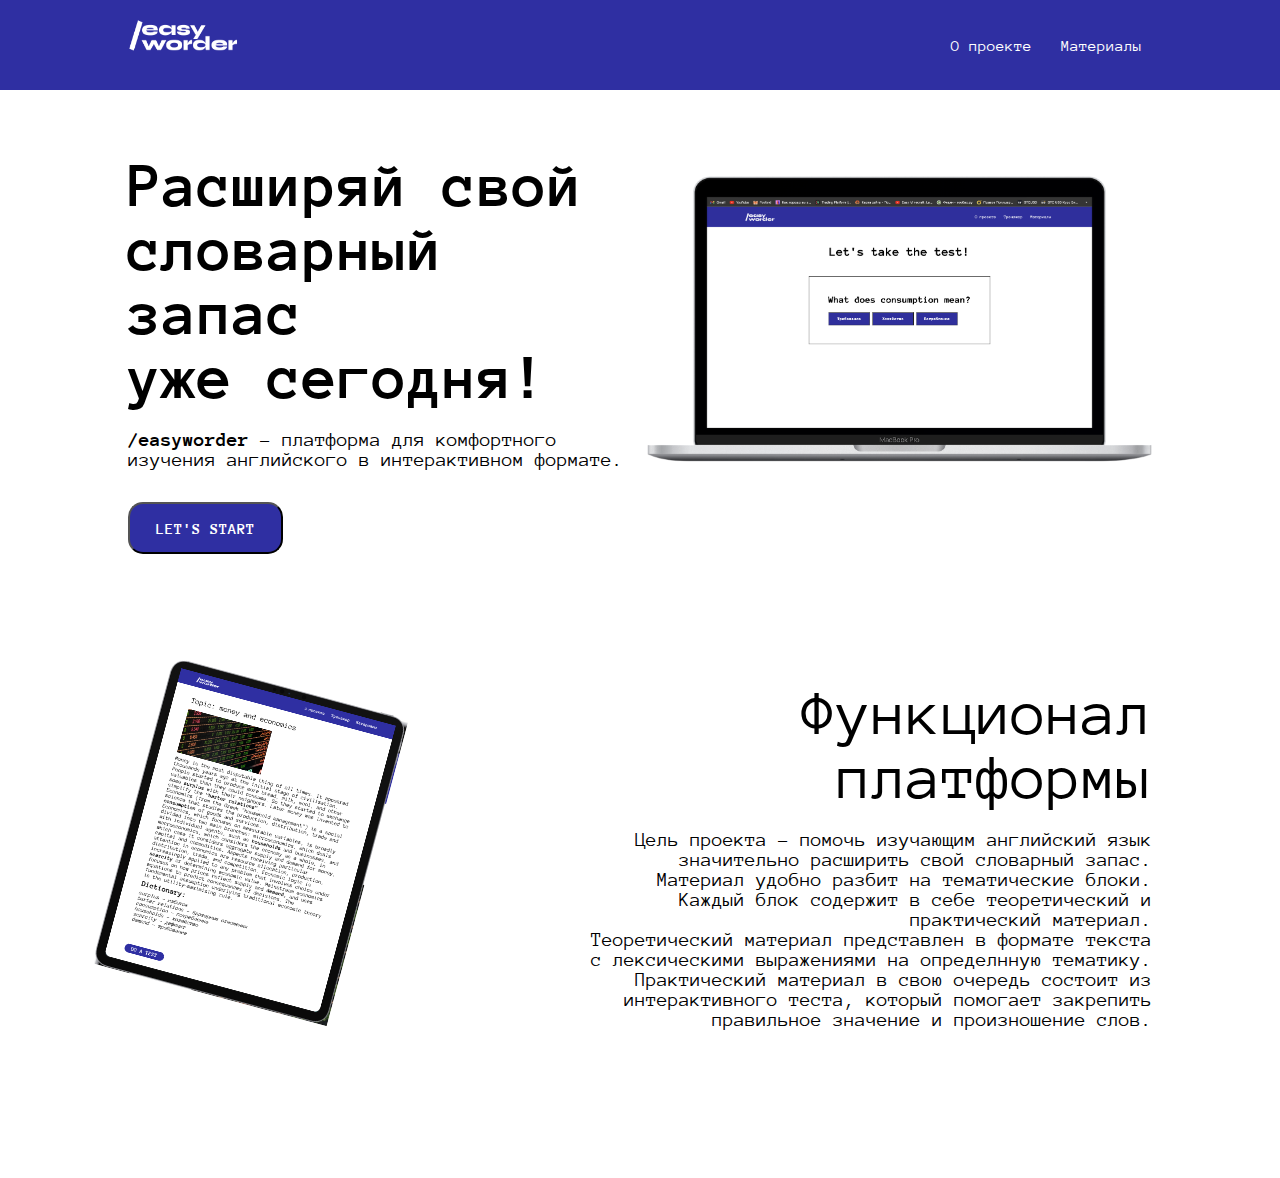
<file: index.html>
<!DOCTYPE html>
<html>
<head>
	<meta charset="utf-8">
	<meta name="viewport" content="width=device-width, initial-scale=1">
	<title>/easyworder</title>
	<link rel="stylesheet" type="text/css" href="main.css">
	<link rel="preconnect" href="https://fonts.googleapis.com">
	<link rel="preconnect" href="https://fonts.gstatic.com" crossorigin>
	<link href="https://fonts.googleapis.com/css2?family=Anonymous+Pro:wght@400;700&display=swap" rel="stylesheet">
</head>
<body>
	<div class="wrapper">
		<header>
			<img src="img/logo.png" class="logo">
			<nav>
				<a href="index.html" class="nav 1">О проекте</a>
				<a href="materials/materials.html" class="nav 3">Материалы</a>
			</nav>
		</header>
		<div class="hello">
			<div class="hellotext">
				<h1>Расширяй свой <br>словарный запас <br> уже сегодня!</h1>
				<p><b>/easyworder</b> - платформа для комфортного <br> изучения английского в интерактивном формате.</p> 
				<button>LET'S START</button>
			</div>
			<img src="img/laptop.png" class="laptop">
		</div>
		<div class="instruction">
			<img src="img/ipad.png" class="ipad">
			<div class="instructiontext">
				<h1>Функционал <br>платформы</h1>
				<p>Цель проекта - помочь изучающим английский язык значительно расширить свой словарный запас. <br>
				   Материал удобно разбит на тематические блоки. <br>
				   Каждый блок содержит в себе теоретический и практический материал.<br>
				   Теоретический материал представлен в формате  текста с лексическими выражениями на определнную тематику.
				   Практический материал в свою очередь состоит из интерактивного теста, который помогает закрепить правильное значение и произношение слов.</p>
			</div>
		</div>
	</div>
</body>
</html>
</file>
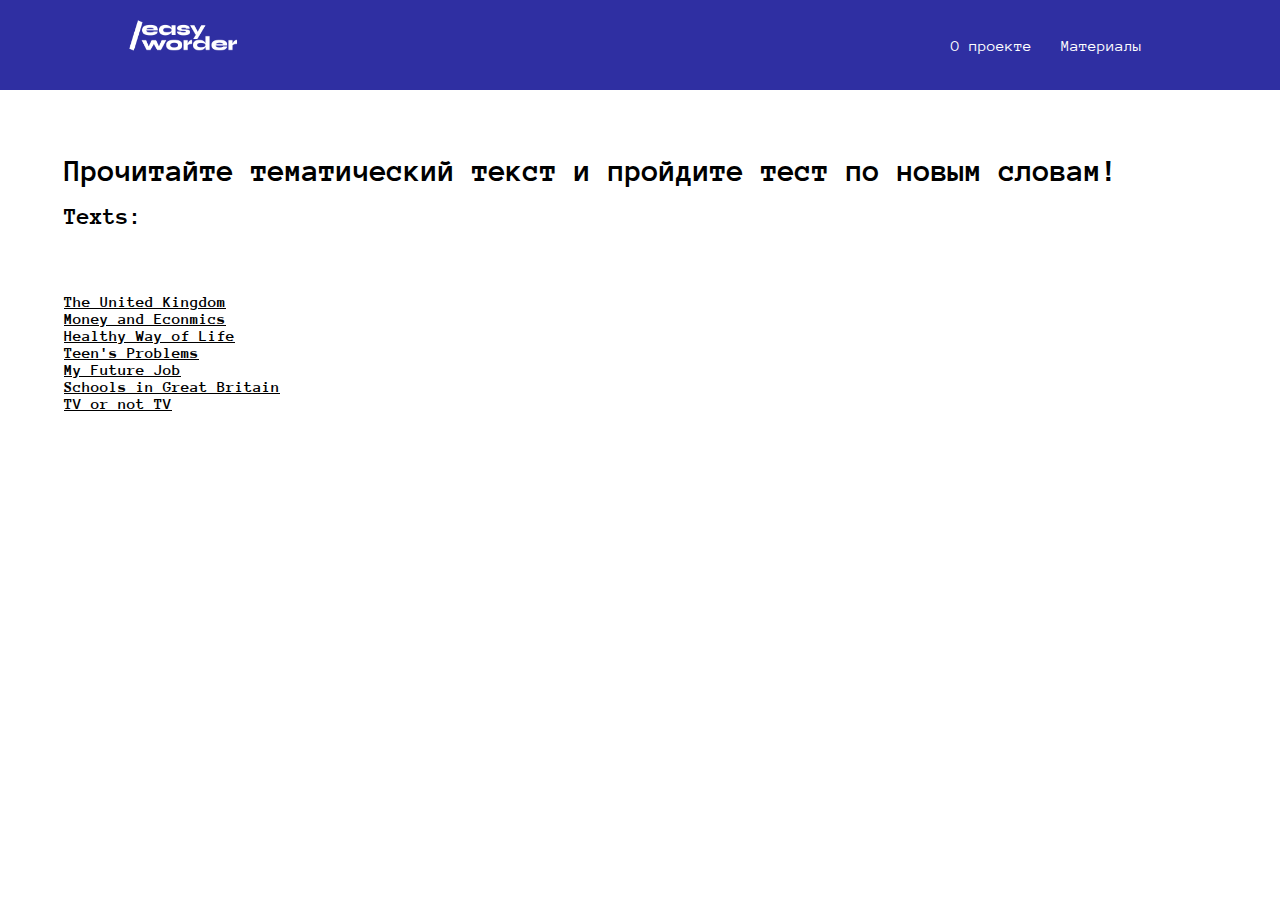
<file: materials/materials.html>
<!DOCTYPE html>
<html>
<head>
	<meta charset="utf-8">
	<meta name="viewport" content="width=device-width, initial-scale=1">
	<link rel="stylesheet" type="text/css" href="../main.css">
	<link rel="preconnect" href="https://fonts.googleapis.com">
	<link rel="preconnect" href="https://fonts.gstatic.com" crossorigin>
	<link href="https://fonts.googleapis.com/css2?family=Anonymous+Pro:wght@400;700&display=swap" rel="stylesheet">
	<title>/easyworder - materials</title>
</head>
<body>
	<header>
		<img src="../img/logo.png" class="logo">
		<nav>
			<a href="../index.html" class="nav 1">О проекте</a>
			<a href="#" class="nav 3">Материалы</a>
		</nav>
	</header>
	<div class="m-title">
		<h1>Прочитайте тематический текст и пройдите тест по новым словам!</h1>
		<br>
		<h2>Texts:</h2>
	</div>
	<div class="texts">
		<h4><a href="texts/text2.html" class="text-a">The United Kingdom</a></h4>
		<h4><a href="texts/text1.html" class="text-a">Money and Econmics</a></h4>
		<h4><a href="texts/text3.html" class="text-a">Healthy Way of Life</a></h4>
		<h4><a href="#" class="text-a">Teen's Problems</a></h4>
		<h4><a href="#" class="text-a">My Future Job</a></h4>
		<h4><a href="#" class="text-a">Schools in Great Britain</a></h4>
		<h4><a href="#" class="text-a">TV or not TV</a></h4>
	</div>
</body>
</html>
</file>
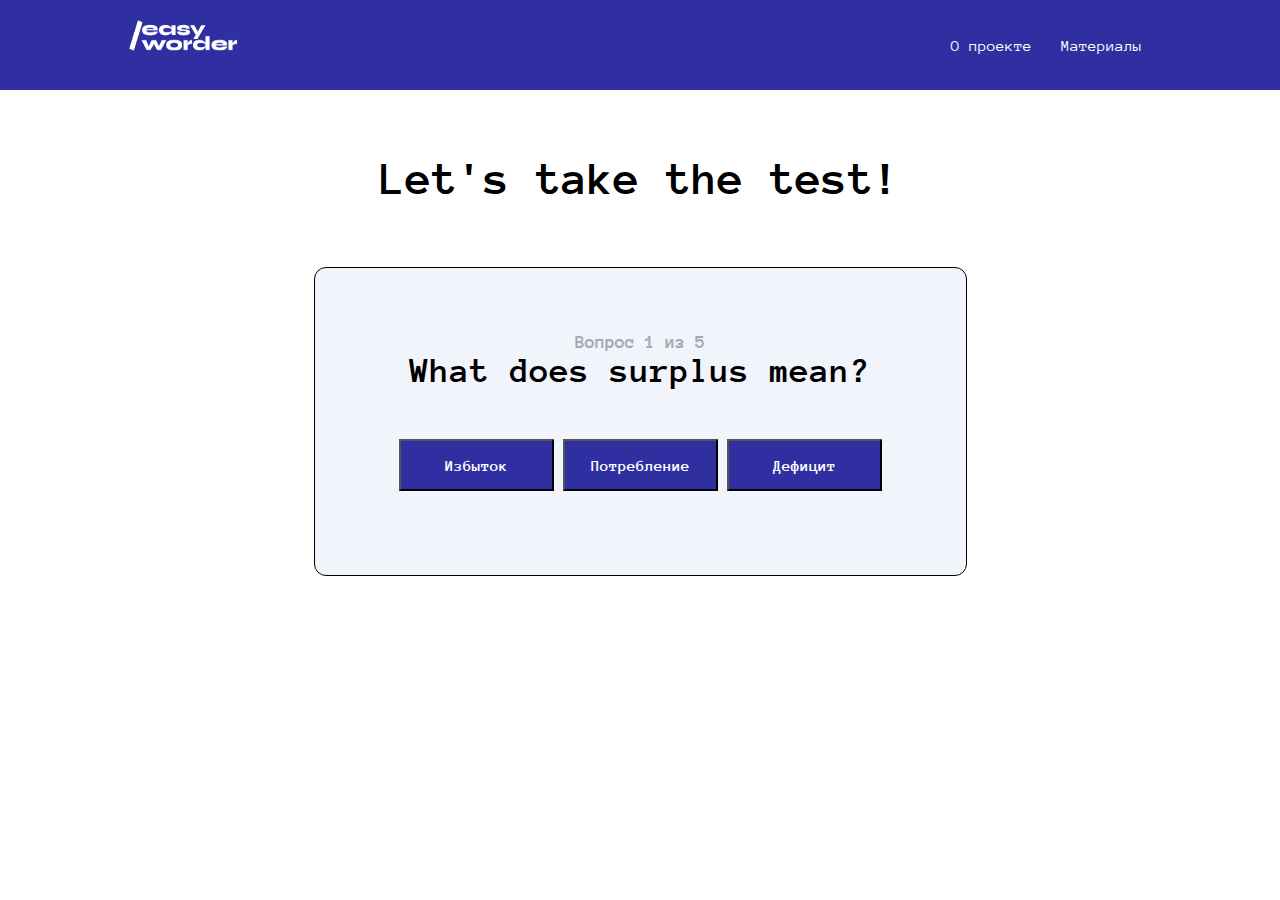
<file: tests/test1.html>
<!DOCTYPE html>
<html>
<head>
	<meta charset="utf-8">
	<meta name="viewport" content="width=device-width, initial-scale=1">
	<link rel="stylesheet" type="text/css" href="../main.css">
	<link rel="preconnect" href="https://fonts.googleapis.com">
	<link rel="preconnect" href="https://fonts.gstatic.com" crossorigin>
	<link href="https://fonts.googleapis.com/css2?family=Anonymous+Pro:wght@400;700&display=swap" rel="stylesheet">
	<title>/easyworder - A TEST</title>
</head>
<body>
	<header>
		<img src="../img/logo.png" class="logo">
		<nav>
			<a href="../index.html" class="nav 1">О проекте</a>
			<a href="../materials/materials.html" class="nav 3">Материалы</a>
		</nav>
	</header>
	<h1 class="test-title">Let's take the test!</h1>
	<div class="questionBlock1">
		<h3 class="questionNum">Вопрос 1 из 5</h3>
		<h2 class="question">What does surplus mean?</h2>
		<div class="buttons">
			<button class="answer" id="q1a1">Избыток</button>
			<button class="answer" id="q1a2">Потребление</button>
			<button class="answer" id="q1a3">Дефицит</button>
		</div>
	</div>
	<div class="questionBlock2">
		<h3 class="questionNum">Вопрос 2 из 5</h3>
		<h2 class="question">What does consumption mean?</h2>
		<div class="buttons">
			<button class="answer" id="q2a1">Требование</button>
			<button class="answer" id="q2a2">Хозяйство</button>
			<button class="answer" id="q2a3">Потребление</button>
		</div>
	</div>
	<div class="questionBlock3">
		<h3 class="questionNum">Вопрос 3 из 5</h3>
		<h2 class="question">What does demand mean?</h2>
		<div class="buttons">
			<button class="answer" id="q3a1">Урон</button>
			<button class="answer" id="q3a2">Требование</button>
			<button class="answer" id="q3a3">Дефицит</button>
		</div>
	</div>
	<div class="questionBlock4">
		<h3 class="questionNum">Вопрос 4 из 5</h3>
		<h2 class="question">What does scarcity mean?</h2>
		<div class="buttons">
			<button class="answer" id="q4a1">Потребитель</button>
			<button class="answer" id="q4a2">Избыток</button>
			<button class="answer" id="q4a3">Дефицит</button>
		</div>
	</div>
	<div class="questionBlock5">
		<h3 class="questionNum">Вопрос 5 из 5</h3>
		<h2 class="question">What does household mean?</h2>
		<div class="buttons">
			<button class="answer" id="q5a1">Недвижимость</button>
			<button class="answer" id="q5a2">Хозяйство</button>
			<button class="answer" id="q5a3">Дефицит</button>
		</div>
	</div>
	<div class="results">
		<h2 class="question">Result:
			<div id="score"></div>
		</h2>
		<h2 class="question">Wow! You are progressing!</h2>
		<a href="test1.html" class="testover" id="to1">Try again</a>
		<a href="../materials/materials.html" class="testover" id="to2">Back to meterials</a>
	</div>
	<script type="text/javascript" src="test1.js"></script>
</body>
</html>
</file>
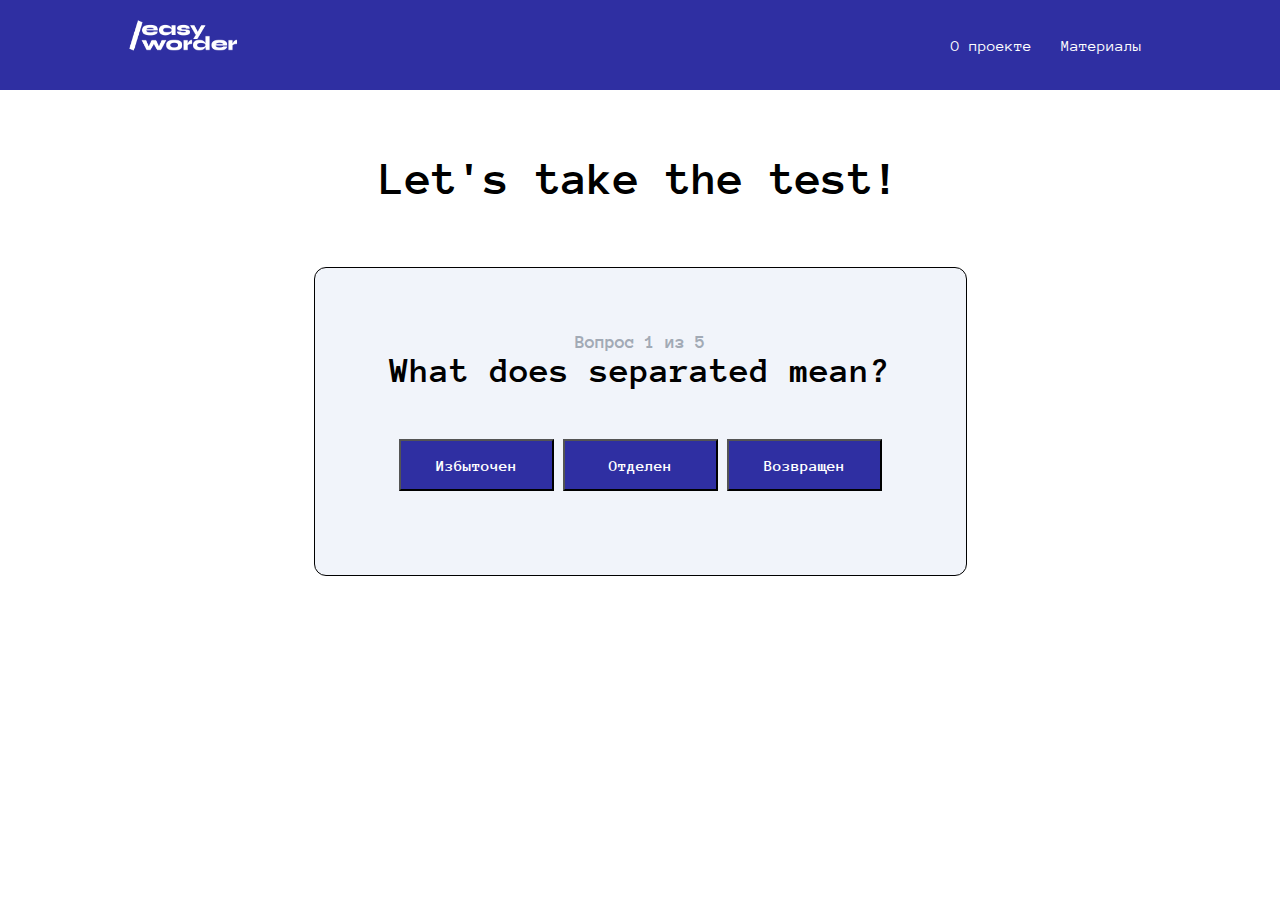
<file: tests/test2.html>
<!DOCTYPE html>
<html>
<head>
	<meta charset="utf-8">
	<meta name="viewport" content="width=device-width, initial-scale=1">
	<link rel="stylesheet" type="text/css" href="../main.css">
	<link rel="preconnect" href="https://fonts.googleapis.com">
	<link rel="preconnect" href="https://fonts.gstatic.com" crossorigin>
	<link href="https://fonts.googleapis.com/css2?family=Anonymous+Pro:wght@400;700&display=swap" rel="stylesheet">
	<title>/easyworder - A TEST</title>
</head>
<body>
	<header>
		<img src="../img/logo.png" class="logo">
		<nav>
			<a href="../index.html" class="nav 1">О проекте</a>
			<a href="../materials/materials.html" class="nav 3">Материалы</a>
		</nav>
	</header>
	<h1 class="test-title">Let's take the test!</h1>
	<div class="questionBlock1">
		<h3 class="questionNum">Вопрос 1 из 5</h3>
		<h2 class="question">What does separated mean?</h2>
		<div class="buttons">
			<button class="answer" id="q1a1">Избыточен</button>
			<button class="answer" id="q1a2">Отделен</button>
			<button class="answer" id="q1a3">Возвращен</button>
		</div>
	</div>
	<div class="questionBlock2">
		<h3 class="questionNum">Вопрос 2 из 5</h3>
		<h2 class="question">What does meadows mean?</h2>
		<div class="buttons">
			<button class="answer" id="q2a1">Луга</button>
			<button class="answer" id="q2a2">Хозяйство</button>
			<button class="answer" id="q2a3">Равнины</button>
		</div>
	</div>
	<div class="questionBlock3">
		<h3 class="questionNum">Вопрос 3 из 5</h3>
		<h2 class="question">What does plains mean?</h2>
		<div class="buttons">
			<button class="answer" id="q3a1">Луга</button>
			<button class="answer" id="q3a2">Равнины</button>
			<button class="answer" id="q3a3">Простор</button>
		</div>
	</div>
	<div class="questionBlock4">
		<h3 class="questionNum">Вопрос 4 из 5</h3>
		<h2 class="question">What does government mean?</h2>
		<div class="buttons">
			<button class="answer" id="q4a1">Государство</button>
			<button class="answer" id="q4a2">Положение</button>
			<button class="answer" id="q4a3">Луга</button>
		</div>
	</div>
	<div class="questionBlock5">
		<h3 class="questionNum">Вопрос 5 из 5</h3>
		<h2 class="question">What does scenery mean?</h2>
		<div class="buttons">
			<button class="answer" id="q5a1">Простор</button>
			<button class="answer" id="q5a2">Равнина</button>
			<button class="answer" id="q5a3">Пейзаж</button>
		</div>
	</div>
	<div class="results">
		<h2 class="question">Result:
			<div id="score"></div>
		</h2>
		<h2 class="question">Wow! You are progressing!</h2>
		<a href="test1.html" class="testover" id="to1">Try again</a>
		<a href="../materials/materials.html" class="testover" id="to2">Back to meterials</a>
	</div>
	<script type="text/javascript" src="test2.js"></script>
</body>
</html>
</file>
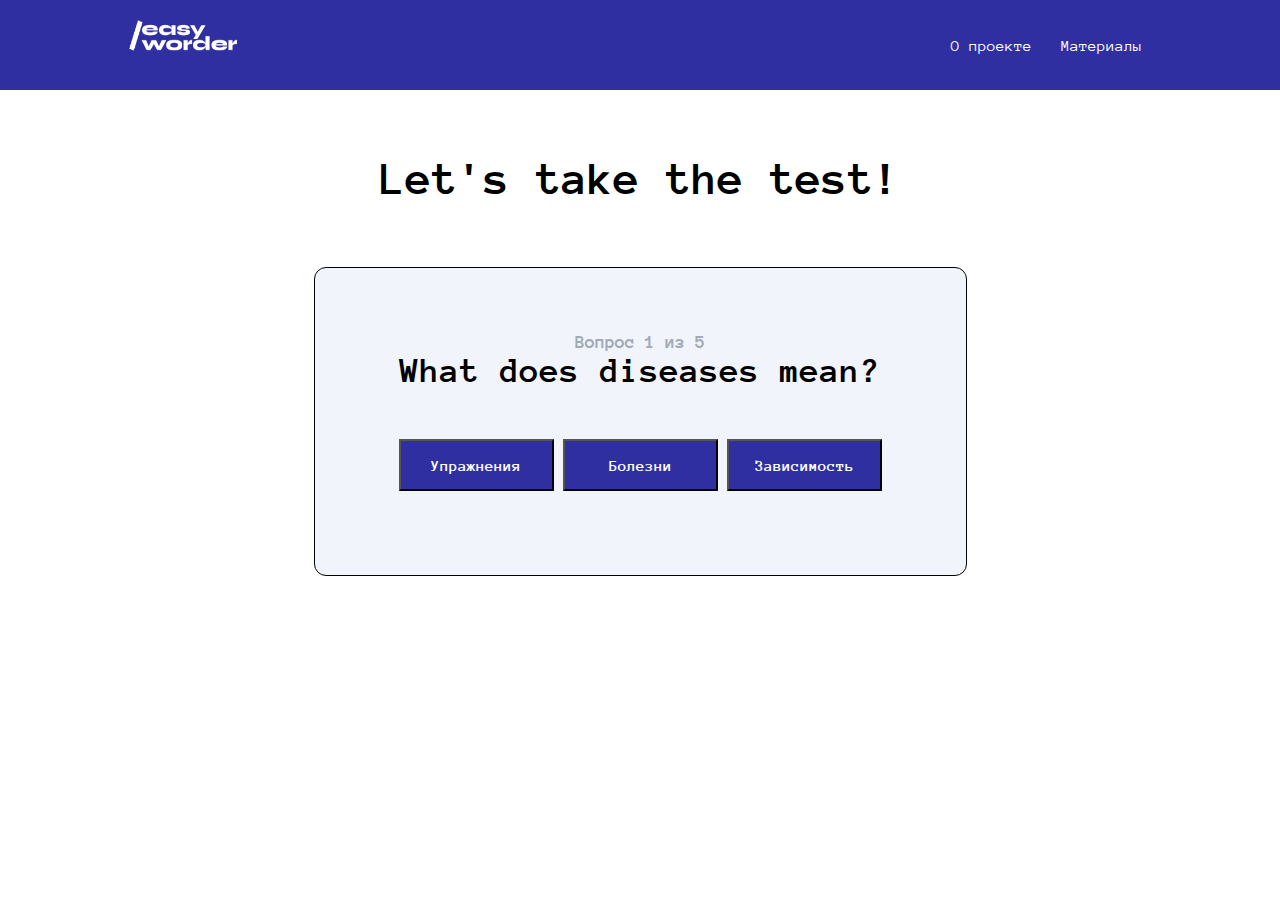
<file: tests/test3.html>
<!DOCTYPE html>
<html>
<head>
	<meta charset="utf-8">
	<meta name="viewport" content="width=device-width, initial-scale=1">
	<link rel="stylesheet" type="text/css" href="../main.css">
	<link rel="preconnect" href="https://fonts.googleapis.com">
	<link rel="preconnect" href="https://fonts.gstatic.com" crossorigin>
	<link href="https://fonts.googleapis.com/css2?family=Anonymous+Pro:wght@400;700&display=swap" rel="stylesheet">
	<title>/easyworder - A TEST</title>
</head>
<body>
	<header>
		<img src="../img/logo.png" class="logo">
		<nav>
			<a href="../index.html" class="nav 1">О проекте</a>
			<a href="../materials/materials.html" class="nav 3">Материалы</a>
		</nav>
	</header>
	<h1 class="test-title">Let's take the test!</h1>
	<div class="questionBlock1">
		<h3 class="questionNum">Вопрос 1 из 5</h3>
		<h2 class="question">What does diseases mean?</h2>
		<div class="buttons">
			<button class="answer" id="q1a1">Упражнения</button>
			<button class="answer" id="q1a2">Болезни</button>
			<button class="answer" id="q1a3">Зависимость</button>
		</div>
	</div>
	<div class="questionBlock2">
		<h3 class="questionNum">Вопрос 2 из 5</h3>
		<h2 class="question">What does exercises mean?</h2>
		<div class="buttons">
			<button class="answer" id="q2a1">Упражнения</button>
			<button class="answer" id="q2a2">Бег</button>
			<button class="answer" id="q2a3">Здоровье</button>
		</div>
	</div>
	<div class="questionBlock3">
		<h3 class="questionNum">Вопрос 3 из 5</h3>
		<h2 class="question">What does cancer mean?</h2>
		<div class="buttons">
			<button class="answer" id="q3a1">Привычка</button>
			<button class="answer" id="q3a2">Рак</button>
			<button class="answer" id="q3a3">Болезнь</button>
		</div>
	</div>
	<div class="questionBlock4">
		<h3 class="questionNum">Вопрос 4 из 5</h3>
		<h2 class="question">What does jogging mean?</h2>
		<div class="buttons">
			<button class="answer" id="q4a1">Бег</button>
			<button class="answer" id="q4a2">Альпинизм</button>
			<button class="answer" id="q4a3">Плаванье</button>
		</div>
	</div>
	<div class="questionBlock5">
		<h3 class="questionNum">Вопрос 5 из 5</h3>
		<h2 class="question">What does habbits mean?</h2>
		<div class="buttons">
			<button class="answer" id="q5a1">Болезни</button>
			<button class="answer" id="q5a2">Зависимость</button>
			<button class="answer" id="q5a3">Привычки</button>
		</div>
	</div>
	<div class="results">
		<h2 class="question">Result:
			<div id="score"></div>
		</h2>
		<h2 class="question">Wow! You are progressing!</h2>
		<a href="test1.html" class="testover" id="to1">Try again</a>
		<a href="../materials/materials.html" class="testover" id="to2">Back to meterials</a>
	</div>
	<script type="text/javascript" src="test3.js"></script>
</body>
</html>
</file>
<file: main.css>
html{   
    width: 100%;
    max-width: 100%;
    overflow-x: hidden;
}
*{
	margin: 0;
	padding: 0;
}
body{
	box-sizing: border-box;
	font-family: 'Anonymous Pro', monospace;
	width: 100%;
    max-width: 100%;
    overflow-x: hidden;
}
.logo{
	height: 36px;
	width: 110px;
}
header{
	height: 10vh;
	background: #2F2FA2;
	padding-left: 10%;
	padding-right: 10%;
	display: flex;
	justify-content: space-between;
	align-items: center;
}
header a{
	text-decoration: none;
	color: white;
}
.nav {
	padding: 10px;
}
.nav 3{
	padding-right: 0;
}
.m-title{
	margin: 5%;
}
.text-a{
	color: black;
}
.texts{
	margin: 5%;
}
nav a:hover{
	background: rgba(255, 255, 255, 0.1);
}
.hello{
	display: flex;
	justify-content: space-between;
	margin: 5% 10%;
}
.hellotext h1{
	font-weight: 700;
	font-size: 64px;
	line-height: 64px;
	padding-bottom: 20px;
}
.hellotext p{
	font-size: 20px;
	line-height: 20px;
	padding-bottom: 12px;
}
.hellotext button{
	border: 1px soloid #2F2FA2;
	font-weight: 700;
	font-size: 16px;
	color: white;
	width: 155px;
	height: 52px;
	background: #2F2FA2;
	border-radius: 15px;
	font-family: 'Anonymous Pro', monospace;
}
.hellotext button:hover{
	color: #2F2FA2;
	background: white;
	border: 1px soloid #2F2FA2;
}
.laptop{
	width: 510.02px;
	height: 317px;
}
.instruction{
	display: flex;
	justify-content: space-between;
	margin: 10%;

}
.ipad{
	width: 244px;
	height: 318px;
	background: url(ipad.png);
	transform: rotate(15deg);
}
.instructiontext{
	max-width: 568px;
}
.instructiontext h1{
	font-style: normal;
	font-weight: 400;
	font-size: 64px;
	line-height: 64px;
	text-align: right;
	padding-bottom: 20px;
}
.instructiontext p{
	font-style: normal;
	font-weight: 400;
	font-size: 20px;
	line-height: 20px;
	text-align: right;
}
.test-title{
	text-align: center;
	font-weight: 700;
	font-size: 48px;
	margin: 5% 10%;
}
.questionNum{
	color: #a2aab5;
	text-align: center;
}
.questionBlock1{
	height: fit-content;
	width: fit-content;
	padding: 5%;
	margin: 0 auto;
	border: solid 1px black;
	border-radius: 12px;
	background-color: #f1f4fa;
}
.questionBlock2{
	display: none;
	height: fit-content;
	width: fit-content;
	padding: 5%;
	margin: 0 auto;
	border: solid 1px black;
	border-radius: 12px;
	background-color: #f1f4fa;
}
.questionBlock3{
	display: none;
	height: fit-content;
	width: fit-content;
	padding: 5%;
	margin: 0 auto;
	border: solid 1px black;
	border-radius: 12px;
	background-color: #f1f4fa;
}
.questionBlock4{
	display: none;
	height: fit-content;
	width: fit-content;
	padding: 5%;
	margin: 0 auto;
	border: solid 1px black;
	border-radius: 12px;
	background-color: #f1f4fa;
}
.questionBlock5{
	display: none;
	height: fit-content;
	width: fit-content;
	padding: 5%;
	margin: 0 auto;
	border: solid 1px black;
	border-radius: 12px;
	background-color: #f1f4fa;
}
.results{
	display: none;
	color: white;
	background-color: #2F2FA2;
	height: fit-content;
	width: fit-content;
	padding: 5%;
	margin: 0 auto;
	border: solid 1px white;
	border-radius: 12px;
}
.testover{
	text-decoration: none;
	border: 1px soloid white;
	padding: 15px 5px;
	font-weight: 700;
	font-size: 16px;
	color: black;
	width: 155px;
	height: 52px;
	background: white;
	border-radius: 0;
	font-family: 'Anonymous Pro', monospace;
}
.testover:hover{
	text-transform: bold;
	color: white;
	background-color: #2F2FA2;
	border: 2px solid white;

}
.questionBlockDone{
	display: none;
}
.question{
	font-weight: 700;
	font-size: 36px;
	padding-bottom: 30px;
	text-align: center;
}
.answer{
	border: 1px soloid #2F2FA2;
	font-weight: 700;
	font-size: 16px;
	color: white;
	width: 155px;
	height: 52px;
	background: #2F2FA2;
	border-radius: 0px;
	font-family: 'Anonymous Pro', monospace;
}
.buttons{
	margin: 20px;
}
.ttext{
	margin: 5%;
}
.ttext h1, h2, img, p{
	margin-bottom: 20px;
}
.ttext p{
	max-width: 50%;
}

@media screen and (max-width: 400px){
	.laptop{
		width: 421px;
		height: 241px;}
	.hellotext h1{
		font-weight: 700;
    	font-size: 40px;
    	line-height: normal;
    	padding-bottom: 20px;}
}
</file>
